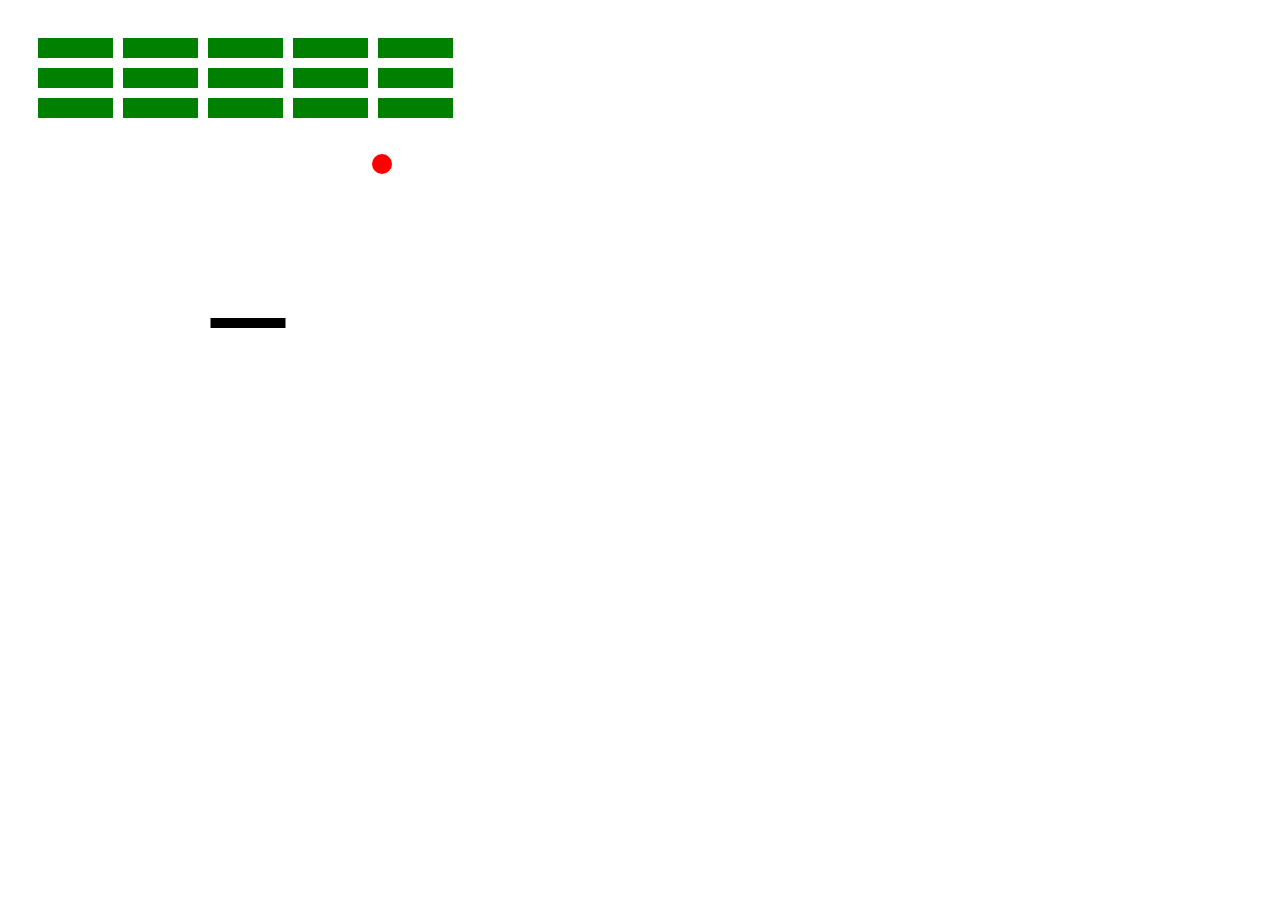
<file: Breakout Game Javascript/index.html>
<!DOCTYPE html>
<html lang="en">

<head>
   <meta charset="UTF-8">
   <meta name="viewport" content="width=device-width, initial-scale=1.0">
   <title>Document</title>
</head>

<body>

   <canvas id="myCanvas" width="480" height="320"></canvas>

   <script>
      var canvas = document.getElementById("myCanvas");
      var ctx = canvas.getContext("2d");
      var ballRadius = 10;
      var x = canvas.width / 2;
      var y = canvas.height - 30;
      var dx = 2;
      var dy = -2;
      var paddleHeight = 10;
      var paddleWidth = 75;
      var paddleX = (canvas.width - paddleWidth) / 2;
      var rightPressed = false;
      var leftPressed = false;
      var brickRowCount = 3;
      var brickColumnCount = 5;
      var brickWidth = 75;
      var brickHeight = 20;
      var brickPadding = 10;
      var brickOffsetTop = 30;
      var brickOffsetLeft = 30;

      var bricks = [];
      for (var c = 0; c < brickColumnCount; c++) {
         bricks[c] = [];
         for (var r = 0; r < brickRowCount; r++) {
            bricks[c][r] = { x: 0, y: 0, status: 1 };
         }
      }

      document.addEventListener("keydown", keyDownHandler, false);
      document.addEventListener("keyup", keyUpHandler, false);

      function keyDownHandler(e) {
         if (e.key == "Right" || e.key == "ArrowRight") {
            rightPressed = true;
         }
         else if (e.key == "Left" || e.key == "ArrowLeft") {
            leftPressed = true;
         }
      }

      function keyUpHandler(e) {
         if (e.key == "Right" || e.key == "ArrowRight") {
            rightPressed = false;
         }
         else if (e.key == "Left" || e.key == "ArrowLeft") {
            leftPressed = false;
         }
      }
      function collisionDetection() {
         for (var c = 0; c < brickColumnCount; c++) {
            for (var r = 0; r < brickRowCount; r++) {
               var b = bricks[c][r];
               if (b.status == 1) {
                  if (x > b.x && x < b.x + brickWidth && y > b.y && y < b.y + brickHeight) {
                     dy = -dy;
                     b.status = 0;
                  }
               }
            }
         }
      }
      function drawBall() {
         ctx.beginPath();
         ctx.arc(x, y, ballRadius, 0, Math.PI * 2);
         ctx.fillStyle = "red";
         ctx.fill();
         ctx.closePath();
      }
      function drawPaddle() {
         ctx.beginPath();
         ctx.rect(paddleX, canvas.height - paddleHeight, paddleWidth, paddleHeight);
         ctx.fillStyle = "black";
         ctx.fill();
         ctx.closePath();
      }
      function drawBricks() {
         for (var c = 0; c < brickColumnCount; c++) {
            for (var r = 0; r < brickRowCount; r++) {
               if (bricks[c][r].status == 1) {
                  var brickX = (c * (brickWidth + brickPadding)) + brickOffsetLeft;
                  var brickY = (r * (brickHeight + brickPadding)) + brickOffsetTop;
                  bricks[c][r].x = brickX;
                  bricks[c][r].y = brickY;
                  ctx.beginPath();
                  ctx.rect(brickX, brickY, brickWidth, brickHeight);
                  ctx.fillStyle = "green";
                  ctx.fill();
                  ctx.closePath();
               }
            }
         }
      }

      function draw() {
         ctx.clearRect(0, 0, canvas.width, canvas.height);
         drawBricks();
         drawBall();
         drawPaddle();
         collisionDetection();

         if (x + dx > canvas.width - ballRadius || x + dx < ballRadius) {
            dx = -dx;
         }
         if (y + dy < ballRadius) {
            dy = -dy;
         }
         else if (y + dy > canvas.height - ballRadius) {
            if (x > paddleX && x < paddleX + paddleWidth) {
               if (y = y - paddleHeight) {
                  dy = -dy;
               }
            }
            else {
               alert("GAME OVER");
               document.location.reload();
               clearInterval(interval);
            }
         }

         if (rightPressed && paddleX < canvas.width - paddleWidth) {
            paddleX += 7;
         }
         else if (leftPressed && paddleX > 0) {
            paddleX -= 7;
         }

         x += dx;
         y += dy;
      }

      var interval = setInterval(draw, 10);
   </script>
</body>

</html>
</file>
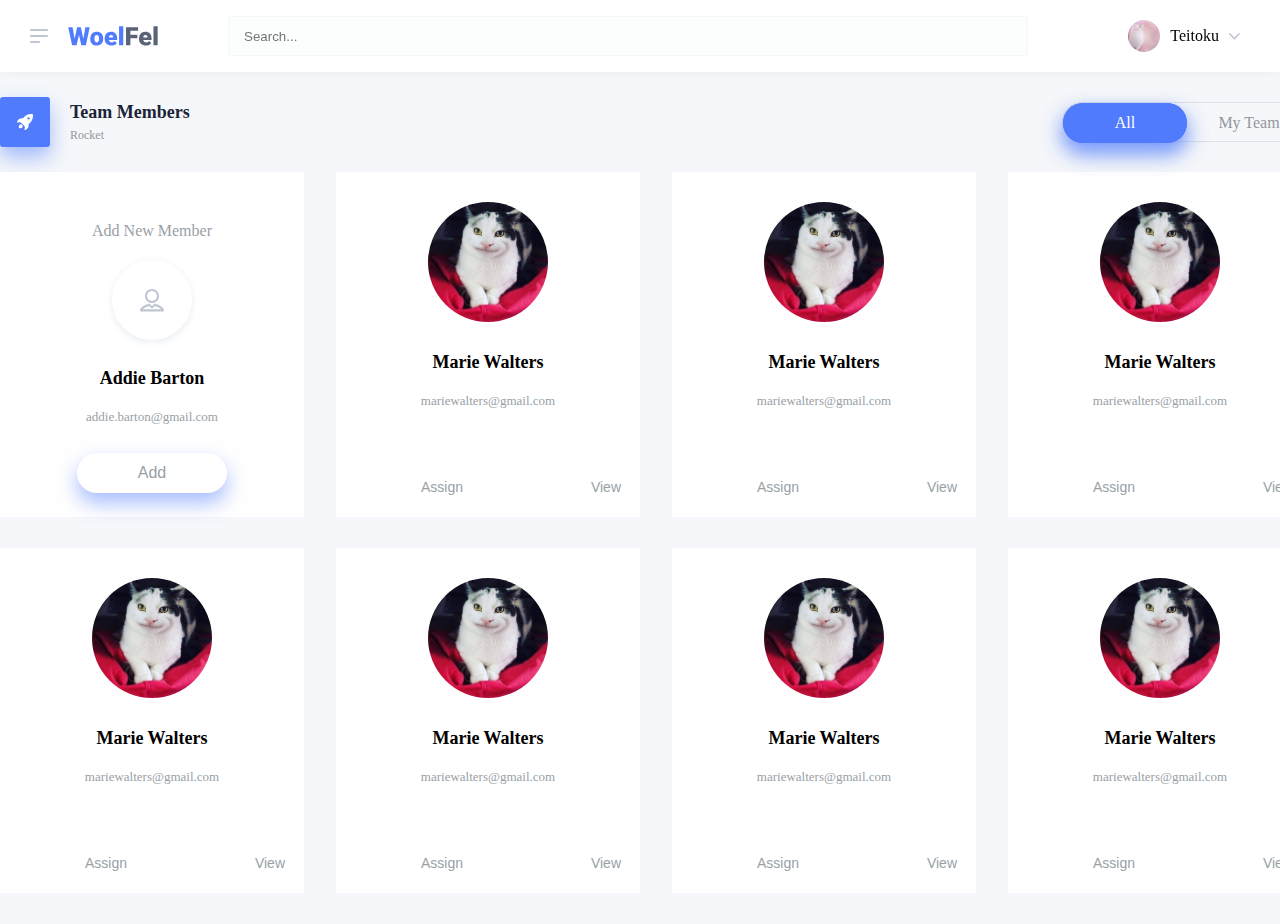
<file: bt_vn/index.html>
<!DOCTYPE html>
<html lang="en">

<head>
    <meta charset="UTF-8">
    <meta name="viewport" content="width=device-width, initial-scale=1.0">
    <title>WoelFel</title>
    <link rel="stylesheet" href="./index.css">
    <link rel="icon" type="image/png" href="./img/icon-w.png">
</head>

<body>
    <div class="nav-bar">
        <div class="left">
            <div class="icon-side">
                <svg width="18" height="14" viewBox="0 0 18 14" fill="none" xmlns="http://www.w3.org/2000/svg"
                    id="icon-combined">
                    <path fill-rule="evenodd" clip-rule="evenodd"
                        d="M0 1C0 0.447715 0.447715 0 1 0H17C17.5523 0 18 0.447715 18 1C18 1.55228 17.5523 2 17 2H1C0.447716 2 0 1.55228 0 1ZM0 7C0 6.44772 0.447715 6 1 6H17C17.5523 6 18 6.44772 18 7C18 7.55228 17.5523 8 17 8H1C0.447716 8 0 7.55228 0 7ZM1 12C0.447715 12 0 12.4477 0 13C0 13.5523 0.447715 14 1 14H9C9.55229 14 10 13.5523 10 13C10 12.4477 9.55228 12 9 12H1Z"
                        fill="#BFC5D1" />
                </svg>
                <svg width="72" height="23" viewBox="0 0 71 16" fill="none" xmlns="http://www.w3.org/2000/svg"
                    id="icon-woelfel">
                    <path
                        d="M12.0898 9.69727L13.7207 0.78125H17.1191L14.1016 15H10.5469L8.64258 6.89453L6.77734 15H3.23242L0.205078 0.78125H3.61328L5.24414 9.69727L7.19727 0.78125H10.1074L12.0898 9.69727ZM17.5781 9.61914C17.5781 8.56445 17.7832 7.62695 18.1934 6.80664C18.6035 5.97982 19.1927 5.34505 19.9609 4.90234C20.7292 4.45964 21.6309 4.23828 22.666 4.23828C24.248 4.23828 25.4948 4.72982 26.4062 5.71289C27.3177 6.68945 27.7734 8.02083 27.7734 9.70703V9.82422C27.7734 11.4714 27.3145 12.7799 26.3965 13.75C25.485 14.7135 24.248 15.1953 22.6855 15.1953C21.1816 15.1953 19.974 14.7461 19.0625 13.8477C18.151 12.9427 17.6595 11.7188 17.5879 10.1758L17.5781 9.61914ZM20.8691 9.82422C20.8691 10.8008 21.0221 11.5169 21.3281 11.9727C21.6341 12.4284 22.0866 12.6562 22.6855 12.6562C23.8574 12.6562 24.4564 11.7546 24.4824 9.95117V9.61914C24.4824 7.72461 23.877 6.77734 22.666 6.77734C21.5658 6.77734 20.9701 7.5944 20.8789 9.22852L20.8691 9.82422ZM34.3359 15.1953C32.7148 15.1953 31.403 14.7135 30.4004 13.75C29.3978 12.7799 28.8965 11.5202 28.8965 9.9707V9.69727C28.8965 8.61654 29.0951 7.66276 29.4922 6.83594C29.8958 6.00911 30.4818 5.37109 31.25 4.92188C32.0182 4.46615 32.9297 4.23828 33.9844 4.23828C35.4688 4.23828 36.6406 4.70052 37.5 5.625C38.3594 6.54297 38.7891 7.82552 38.7891 9.47266V10.752H32.2461C32.3633 11.3444 32.6204 11.8099 33.0176 12.1484C33.4147 12.487 33.929 12.6562 34.5605 12.6562C35.6022 12.6562 36.416 12.2917 37.002 11.5625L38.5059 13.3398C38.0957 13.9062 37.513 14.3587 36.7578 14.6973C36.0091 15.0293 35.2018 15.1953 34.3359 15.1953ZM33.9648 6.77734C33.0013 6.77734 32.4284 7.41536 32.2461 8.69141H35.5664V8.4375C35.5794 7.91016 35.446 7.50326 35.166 7.2168C34.8861 6.92383 34.4857 6.77734 33.9648 6.77734ZM43.5938 15H40.293V0H43.5938V15Z"
                        fill="#507BFC" />
                    <path
                        d="M54.7363 9.33594H49.209V15H45.7812V0.78125H55.293V3.42773H49.209V6.69922H54.7363V9.33594ZM61.4648 15.1953C59.8438 15.1953 58.5319 14.7135 57.5293 13.75C56.5267 12.7799 56.0254 11.5202 56.0254 9.9707V9.69727C56.0254 8.61654 56.224 7.66276 56.6211 6.83594C57.0247 6.00911 57.6107 5.37109 58.3789 4.92188C59.1471 4.46615 60.0586 4.23828 61.1133 4.23828C62.5977 4.23828 63.7695 4.70052 64.6289 5.625C65.4883 6.54297 65.918 7.82552 65.918 9.47266V10.752H59.375C59.4922 11.3444 59.7493 11.8099 60.1465 12.1484C60.5436 12.487 61.0579 12.6562 61.6895 12.6562C62.7311 12.6562 63.5449 12.2917 64.1309 11.5625L65.6348 13.3398C65.2246 13.9062 64.6419 14.3587 63.8867 14.6973C63.138 15.0293 62.3307 15.1953 61.4648 15.1953ZM61.0938 6.77734C60.1302 6.77734 59.5573 7.41536 59.375 8.69141H62.6953V8.4375C62.7083 7.91016 62.5749 7.50326 62.2949 7.2168C62.015 6.92383 61.6146 6.77734 61.0938 6.77734ZM70.7227 15H67.4219V0H70.7227V15Z"
                        fill="#5B6378" />
                </svg>
            </div>
            <div class="search-bar">
                <form action>
                    <input type="text" placeholder="Search...">
                </form>
            </div>
        </div>
        <div class="right">
            <div class="user-avatar">
                <img src="./img/1.jpg" alt="avatar-user">
            </div>
            <span class="user-name">Teitoku</span>
            <svg width="11" height="7" viewBox="0 0 11 7" fill="none" xmlns="http://www.w3.org/2000/svg">
                <path fill-rule="evenodd" clip-rule="evenodd"
                    d="M5.44115 6.3792C5.23701 6.3792 5.04169 6.29608 4.90022 6.14879L0.209605 1.27074C-0.0778356 0.97204 -0.0684544 0.496787 0.230432 0.209533C0.52913 -0.0777201 1.0042 -0.0685265 1.29145 0.23036L5.44115 4.54592L9.59084 0.23036C9.87791 -0.0683389 10.353 -0.0777201 10.6519 0.209533C10.9507 0.496787 10.9601 0.97204 10.6727 1.27074L5.98207 6.14879C5.8406 6.29608 5.64528 6.3792 5.44115 6.3792Z"
                    fill="#BFC5D1" />
            </svg>

        </div>
    </div>

    <div class="main-content">

        <div class="title-main-content">
            <div class="left">
                <div class="icon-team">
                    <svg width="16" height="16" viewBox="0 0 16 16" fill="none" xmlns="http://www.w3.org/2000/svg">
                        <path fill-rule="evenodd" clip-rule="evenodd"
                            d="M2.58715 10.8493C1.78767 11.6479 1.75637 13.2476 1.75811 13.558C1.76037 13.9389 2.06854 14.2608 2.44958 14.2608H2.47219C2.83028 14.2608 4.36731 14.2022 5.14905 13.4217C5.64244 12.9286 5.74609 12.4257 5.74609 12.0952C5.74609 11.6321 5.54731 11.1758 5.18609 10.8149C4.30575 9.9356 3.22175 10.2152 2.58715 10.8493ZM12.3803 3.62606C12.5908 3.83649 12.7108 4.12866 12.7108 4.42605C12.7108 4.72344 12.5908 5.01388 12.3803 5.22431C12.1699 5.43475 11.8777 5.55648 11.5803 5.55648C11.2829 5.55648 10.9925 5.43475 10.7821 5.22431C10.5716 5.01388 10.4499 4.72344 10.4499 4.42605C10.4499 4.12866 10.5716 3.83649 10.7821 3.62606C10.9908 3.41562 11.2829 3.29562 11.5803 3.29562C11.8777 3.29562 12.1699 3.41562 12.3803 3.62606ZM15.9561 0.67094C15.9274 0.33129 15.6567 0.0624213 15.3167 0.0361605C10.9247 -0.305577 7.76121 1.81998 5.80679 4.50466C4.72662 4.15075 3.56697 4.27701 2.50941 4.87283C1.49081 5.44657 0.623157 6.41335 0.0664637 7.59508C-0.0611879 7.86569 -0.00136212 8.1876 0.214985 8.39438C0.431158 8.60117 0.755504 8.64656 1.02002 8.50691C2.13376 7.9196 3.38784 8.03021 4.14088 8.78221L7.2073 11.8453C7.21287 11.8512 7.21669 11.858 7.22243 11.8639C7.97478 12.6154 8.08556 13.8674 7.49791 14.9792C7.35826 15.2437 7.40313 15.5681 7.60974 15.7844C7.74417 15.9253 7.92712 15.9999 8.11321 15.9999C8.21321 15.9999 8.31425 15.9784 8.40904 15.9338C9.59181 15.3777 10.5596 14.5109 11.1341 13.4933C11.7341 12.4304 11.8589 11.2641 11.4967 10.1791C12.2854 9.61299 12.9915 8.9749 13.5845 8.28273C15.4054 6.15753 16.2033 3.59667 15.9561 0.67094Z"
                            fill="white" />
                    </svg>
                </div>
                <div class="name-team">
                    <h1>Team Members</h1>
                    <p>Rocket</p>
                </div>
            </div>
            <div class="right">
                <div class="btn-title">
                    <input id="toggle-on" type="radio" class="toggle toggle-left" name="toggle" checked>
                    <label for="toggle-on" class="btn-toggle">All</label>
                    <input id="toggle-off" type="radio" class="toggle toggle-right" name="toggle">
                    <label for="toggle-off" class="btn-toggle">My Team</label>
                </div>
            </div>
        </div>

        <div class="outer-card">
            <div class="card-add-member">
                <div class="card-content">
                    <div class="card-texttop">
                        <p>Add New Member</p>
                    </div>
                    <div class="card-avatar">
                        <svg width="92" height="92" viewBox="0 0 92 92" fill="none" xmlns="http://www.w3.org/2000/svg">
                            <g filter="url(#filter0_d)">
                                <rect x="6" y="4" width="80" height="80" rx="40" fill="white" />
                            </g>
                            <mask id="mask0" mask-type="alpha" maskUnits="userSpaceOnUse" x="6" y="4" width="80"
                                height="80">
                                <rect x="6" y="4" width="80" height="80" rx="40" fill="white" />
                            </mask>
                            <g mask="url(#mask0)">
                                <path fill-rule="evenodd" clip-rule="evenodd"
                                    d="M36.6348 53.3478C37.7855 52.1301 40.5379 50.7738 42.838 49.9722L45.3241 52.0865C45.7138 52.4181 46.2864 52.4181 46.6762 52.0865L49.1623 49.9722C51.4623 50.7738 54.2148 52.1301 55.3655 53.3478H36.6348ZM49.252 47.802C48.9087 47.6919 48.5333 47.7676 48.2589 48.001L46 49.9218L43.7414 48.001C43.467 47.7676 43.0916 47.6919 42.7483 47.802C41.2874 48.2679 34 50.7759 34 54.3913C34 54.9676 34.4672 55.4348 35.0435 55.4348H56.9565C57.5328 55.4348 58 54.9676 58 54.3913C58 50.7759 50.7126 48.2679 49.252 47.802ZM46 35.087C48.7224 35.087 50.9372 37.3156 50.9372 40.0552C50.9372 42.7954 48.7224 45.0245 46 45.0245C43.2778 45.0245 41.063 42.7954 41.063 40.0552C41.063 37.3156 43.2778 35.087 46 35.087ZM46 47.1115C49.8731 47.1115 53.0242 43.9461 53.0242 40.0552C53.0242 36.1649 49.8731 33 46 33C42.1271 33 38.9761 36.1649 38.9761 40.0552C38.9761 43.9461 42.1271 47.1115 46 47.1115Z"
                                    fill="#BFC5D1" />
                            </g>
                            <defs>
                                <filter id="filter0_d" x="0" y="0" width="92" height="92" filterUnits="userSpaceOnUse"
                                    color-interpolation-filters="sRGB">
                                    <feFlood flood-opacity="0" result="BackgroundImageFix" />
                                    <feColorMatrix in="SourceAlpha" type="matrix"
                                        values="0 0 0 0 0 0 0 0 0 0 0 0 0 0 0 0 0 0 127 0" />
                                    <feOffset dy="2" />
                                    <feGaussianBlur stdDeviation="3" />
                                    <feColorMatrix type="matrix"
                                        values="0 0 0 0 0.185478 0 0 0 0 0.324045 0 0 0 0 0.591624 0 0 0 0.1 0" />
                                    <feBlend mode="normal" in2="BackgroundImageFix" result="effect1_dropShadow" />
                                    <feBlend mode="normal" in="SourceGraphic" in2="effect1_dropShadow" result="shape" />
                                </filter>
                            </defs>
                        </svg>

                    </div>
                    <div class="card-info">
                        <p class="info-name">Addie Barton</p>
                        <p class="info-email">addie.barton@gmail.com</p>
                    </div>
                </div>
                <div class="card-btn-add">
                    <button class="btn btn-Add">Add</button>
                </div>
            </div>
            <div class="card">
                <div class="card-content">
                    <div class="card-thumbnail">
                        <img src="./img/2.jpg" alt="avatar">
                    </div>
                    <div class="card-info">
                        <p class="info-name">Marie Walters</p>
                        <p class="info-email">mariewalters@gmail.com</p>
                    </div>
                </div>
                <div class="card-btn">
                    <button class="btn btn-assign">
                        <svg viewBox="0 0 23 24" fill="none" xmlns="http://www.w3.org/2000/svg">
                            <path fill-rule="evenodd" clip-rule="evenodd"
                                d="M6.3927 15.2967H15.7609C16.3435 15.2967 16.8158 14.8244 16.8158 14.2418C16.8158 13.6592 16.3435 13.1868 15.7609 13.1868H6.3927C5.81011 13.1868 5.33776 13.6592 5.33776 14.2418C5.33776 14.8244 5.81011 15.2967 6.3927 15.2967ZM10.2074 3.95604H11.9462C12.5288 3.95604 13.0011 3.48369 13.0011 2.9011C13.0011 2.31851 12.5288 1.84615 11.9462 1.84615H10.2074C9.62479 1.84615 9.15244 2.31851 9.15244 2.9011C9.15244 3.48369 9.62479 3.95604 10.2074 3.95604ZM21.0989 1.84615H18.897C18.3144 1.84615 17.842 2.31851 17.842 2.9011C17.842 3.48369 18.3144 3.95604 18.897 3.95604H20.044V21.8901H2.10989V3.95604H3.25662C3.83921 3.95604 4.31156 3.48369 4.31156 2.9011C4.31156 2.31851 3.83921 1.84615 3.25662 1.84615H1.05495C0.472352 1.84615 0 2.41398 0 2.99657V22.9451C0 23.5276 0.472352 24 1.05495 24H21.0989C21.6815 24 22.1538 23.5276 22.1538 22.9451V2.99657C22.1538 2.41398 21.6815 1.84615 21.0989 1.84615ZM6.3927 10.5495H15.7609C16.3435 10.5495 16.8158 10.0771 16.8158 9.49451C16.8158 8.91191 16.3435 8.43956 15.7609 8.43956H6.3927C5.81011 8.43956 5.33776 8.91191 5.33776 9.49451C5.33776 10.0771 5.81011 10.5495 6.3927 10.5495ZM15.2967 6.01055C16.0249 6.01055 16.6154 5.42004 16.6154 4.69187V1.31868C16.6154 0.590506 16.0249 0 15.2967 0C14.5685 0 13.978 0.590506 13.978 1.31868V4.69187C13.978 5.42004 14.5685 6.01055 15.2967 6.01055ZM5.53846 4.69187V1.31868C5.53846 0.590506 6.12897 0 6.85714 0C7.58532 0 8.17582 0.590506 8.17582 1.31868V4.69187C8.17582 5.42004 7.58532 6.01055 6.85714 6.01055C6.12897 6.01055 5.53846 5.42004 5.53846 4.69187Z" />
                        </svg>
                        <span>Assign</span>
                    </button>
                    <button class="btn btn-view">
                        <svg viewBox="0 0 24 15" fill="none" xmlns="http://www.w3.org/2000/svg">
                            <path fill-rule="evenodd" clip-rule="evenodd"
                                d="M13.5496 5.49127C13.7452 5.68432 13.8548 5.95301 13.8548 6.22953C13.8548 6.50344 13.7452 6.77214 13.5496 6.96779C13.3565 7.16083 13.0878 7.273 12.8139 7.273C12.5374 7.273 12.2687 7.16083 12.0757 6.96779C11.88 6.77214 11.7704 6.50344 11.7704 6.22953C11.7704 5.95301 11.88 5.68432 12.0757 5.49127C12.2687 5.29562 12.5374 5.18606 12.8139 5.18606C13.0878 5.18606 13.3565 5.29562 13.5496 5.49127ZM13.6521 9.25612C13.0659 9.69882 12.3428 9.88586 11.617 9.7836C10.889 9.68056 10.2446 9.29865 9.80219 8.70804C8.88863 7.48744 9.13332 5.74823 10.3477 4.8305C10.9344 4.3878 11.658 4.20024 12.384 4.30328C13.1118 4.40658 13.7562 4.78823 14.1978 5.37832C15.1114 6.59944 14.8667 8.33891 13.6521 9.25612ZM12.6036 2.75372C11.4613 2.59173 10.3257 2.88598 9.4041 3.58146C9.4041 3.58146 9.4041 3.58172 9.40384 3.58172C7.5042 5.01754 7.12072 7.73761 8.54924 9.64612C9.24288 10.5725 10.2545 11.1717 11.3979 11.3334C11.6022 11.3621 11.8064 11.3765 12.0091 11.3765C12.9389 11.3765 13.8396 11.0759 14.5954 10.5049C16.4955 9.07012 16.8795 6.34979 15.4508 4.4405C14.7576 3.51468 13.7465 2.91546 12.6036 2.75372ZM12 11.9999C6.96185 11.9999 3.5317 8.46308 2.35701 7.04135C3.52622 5.61884 6.93942 2.08695 12 2.08695C17.0371 2.08695 20.4665 5.62197 21.6414 7.04344C20.4652 8.46622 17.0358 11.9999 12 11.9999ZM23.8233 6.46249C23.6465 6.19849 19.406 0 12 0C4.59395 0 0.353542 6.19849 0.176673 6.46249C-0.058891 6.81388 -0.058891 7.273 0.176673 7.62439C0.353542 7.88839 4.59395 14.0869 12 14.0869C19.406 14.0869 23.6465 7.88839 23.8233 7.62439C24.0589 7.273 24.0589 6.81388 23.8233 6.46249Z" />
                        </svg>
                        <span>View</span>
                    </button>
                </div>
            </div>
            <div class="card">
                <div class="card-content">
                    <div class="card-thumbnail">
                        <img src="./img/2.jpg" alt="avatar">
                    </div>
                    <div class="card-info">
                        <p class="info-name">Marie Walters</p>
                        <p class="info-email">mariewalters@gmail.com</p>
                    </div>
                </div>
                <div class="card-btn">
                    <button class="btn btn-assign">
                        <svg viewBox="0 0 23 24" fill="none" xmlns="http://www.w3.org/2000/svg">
                            <path fill-rule="evenodd" clip-rule="evenodd"
                                d="M6.3927 15.2967H15.7609C16.3435 15.2967 16.8158 14.8244 16.8158 14.2418C16.8158 13.6592 16.3435 13.1868 15.7609 13.1868H6.3927C5.81011 13.1868 5.33776 13.6592 5.33776 14.2418C5.33776 14.8244 5.81011 15.2967 6.3927 15.2967ZM10.2074 3.95604H11.9462C12.5288 3.95604 13.0011 3.48369 13.0011 2.9011C13.0011 2.31851 12.5288 1.84615 11.9462 1.84615H10.2074C9.62479 1.84615 9.15244 2.31851 9.15244 2.9011C9.15244 3.48369 9.62479 3.95604 10.2074 3.95604ZM21.0989 1.84615H18.897C18.3144 1.84615 17.842 2.31851 17.842 2.9011C17.842 3.48369 18.3144 3.95604 18.897 3.95604H20.044V21.8901H2.10989V3.95604H3.25662C3.83921 3.95604 4.31156 3.48369 4.31156 2.9011C4.31156 2.31851 3.83921 1.84615 3.25662 1.84615H1.05495C0.472352 1.84615 0 2.41398 0 2.99657V22.9451C0 23.5276 0.472352 24 1.05495 24H21.0989C21.6815 24 22.1538 23.5276 22.1538 22.9451V2.99657C22.1538 2.41398 21.6815 1.84615 21.0989 1.84615ZM6.3927 10.5495H15.7609C16.3435 10.5495 16.8158 10.0771 16.8158 9.49451C16.8158 8.91191 16.3435 8.43956 15.7609 8.43956H6.3927C5.81011 8.43956 5.33776 8.91191 5.33776 9.49451C5.33776 10.0771 5.81011 10.5495 6.3927 10.5495ZM15.2967 6.01055C16.0249 6.01055 16.6154 5.42004 16.6154 4.69187V1.31868C16.6154 0.590506 16.0249 0 15.2967 0C14.5685 0 13.978 0.590506 13.978 1.31868V4.69187C13.978 5.42004 14.5685 6.01055 15.2967 6.01055ZM5.53846 4.69187V1.31868C5.53846 0.590506 6.12897 0 6.85714 0C7.58532 0 8.17582 0.590506 8.17582 1.31868V4.69187C8.17582 5.42004 7.58532 6.01055 6.85714 6.01055C6.12897 6.01055 5.53846 5.42004 5.53846 4.69187Z" />
                        </svg>
                        <span>Assign</span>
                    </button>
                    <button class="btn btn-view">
                        <svg viewBox="0 0 24 15" fill="none" xmlns="http://www.w3.org/2000/svg">
                            <path fill-rule="evenodd" clip-rule="evenodd"
                                d="M13.5496 5.49127C13.7452 5.68432 13.8548 5.95301 13.8548 6.22953C13.8548 6.50344 13.7452 6.77214 13.5496 6.96779C13.3565 7.16083 13.0878 7.273 12.8139 7.273C12.5374 7.273 12.2687 7.16083 12.0757 6.96779C11.88 6.77214 11.7704 6.50344 11.7704 6.22953C11.7704 5.95301 11.88 5.68432 12.0757 5.49127C12.2687 5.29562 12.5374 5.18606 12.8139 5.18606C13.0878 5.18606 13.3565 5.29562 13.5496 5.49127ZM13.6521 9.25612C13.0659 9.69882 12.3428 9.88586 11.617 9.7836C10.889 9.68056 10.2446 9.29865 9.80219 8.70804C8.88863 7.48744 9.13332 5.74823 10.3477 4.8305C10.9344 4.3878 11.658 4.20024 12.384 4.30328C13.1118 4.40658 13.7562 4.78823 14.1978 5.37832C15.1114 6.59944 14.8667 8.33891 13.6521 9.25612ZM12.6036 2.75372C11.4613 2.59173 10.3257 2.88598 9.4041 3.58146C9.4041 3.58146 9.4041 3.58172 9.40384 3.58172C7.5042 5.01754 7.12072 7.73761 8.54924 9.64612C9.24288 10.5725 10.2545 11.1717 11.3979 11.3334C11.6022 11.3621 11.8064 11.3765 12.0091 11.3765C12.9389 11.3765 13.8396 11.0759 14.5954 10.5049C16.4955 9.07012 16.8795 6.34979 15.4508 4.4405C14.7576 3.51468 13.7465 2.91546 12.6036 2.75372ZM12 11.9999C6.96185 11.9999 3.5317 8.46308 2.35701 7.04135C3.52622 5.61884 6.93942 2.08695 12 2.08695C17.0371 2.08695 20.4665 5.62197 21.6414 7.04344C20.4652 8.46622 17.0358 11.9999 12 11.9999ZM23.8233 6.46249C23.6465 6.19849 19.406 0 12 0C4.59395 0 0.353542 6.19849 0.176673 6.46249C-0.058891 6.81388 -0.058891 7.273 0.176673 7.62439C0.353542 7.88839 4.59395 14.0869 12 14.0869C19.406 14.0869 23.6465 7.88839 23.8233 7.62439C24.0589 7.273 24.0589 6.81388 23.8233 6.46249Z" />
                        </svg>
                        <span>View</span>
                    </button>
                </div>
            </div>
            <div class="card">
                <div class="card-content">
                    <div class="card-thumbnail">
                        <img src="./img/2.jpg" alt="avatar">
                    </div>
                    <div class="card-info">
                        <p class="info-name">Marie Walters</p>
                        <p class="info-email">mariewalters@gmail.com</p>
                    </div>
                </div>
                <div class="card-btn">
                    <button class="btn btn-assign">
                        <svg viewBox="0 0 23 24" fill="none" xmlns="http://www.w3.org/2000/svg">
                            <path fill-rule="evenodd" clip-rule="evenodd"
                                d="M6.3927 15.2967H15.7609C16.3435 15.2967 16.8158 14.8244 16.8158 14.2418C16.8158 13.6592 16.3435 13.1868 15.7609 13.1868H6.3927C5.81011 13.1868 5.33776 13.6592 5.33776 14.2418C5.33776 14.8244 5.81011 15.2967 6.3927 15.2967ZM10.2074 3.95604H11.9462C12.5288 3.95604 13.0011 3.48369 13.0011 2.9011C13.0011 2.31851 12.5288 1.84615 11.9462 1.84615H10.2074C9.62479 1.84615 9.15244 2.31851 9.15244 2.9011C9.15244 3.48369 9.62479 3.95604 10.2074 3.95604ZM21.0989 1.84615H18.897C18.3144 1.84615 17.842 2.31851 17.842 2.9011C17.842 3.48369 18.3144 3.95604 18.897 3.95604H20.044V21.8901H2.10989V3.95604H3.25662C3.83921 3.95604 4.31156 3.48369 4.31156 2.9011C4.31156 2.31851 3.83921 1.84615 3.25662 1.84615H1.05495C0.472352 1.84615 0 2.41398 0 2.99657V22.9451C0 23.5276 0.472352 24 1.05495 24H21.0989C21.6815 24 22.1538 23.5276 22.1538 22.9451V2.99657C22.1538 2.41398 21.6815 1.84615 21.0989 1.84615ZM6.3927 10.5495H15.7609C16.3435 10.5495 16.8158 10.0771 16.8158 9.49451C16.8158 8.91191 16.3435 8.43956 15.7609 8.43956H6.3927C5.81011 8.43956 5.33776 8.91191 5.33776 9.49451C5.33776 10.0771 5.81011 10.5495 6.3927 10.5495ZM15.2967 6.01055C16.0249 6.01055 16.6154 5.42004 16.6154 4.69187V1.31868C16.6154 0.590506 16.0249 0 15.2967 0C14.5685 0 13.978 0.590506 13.978 1.31868V4.69187C13.978 5.42004 14.5685 6.01055 15.2967 6.01055ZM5.53846 4.69187V1.31868C5.53846 0.590506 6.12897 0 6.85714 0C7.58532 0 8.17582 0.590506 8.17582 1.31868V4.69187C8.17582 5.42004 7.58532 6.01055 6.85714 6.01055C6.12897 6.01055 5.53846 5.42004 5.53846 4.69187Z" />
                        </svg>
                        <span>Assign</span>
                    </button>
                    <button class="btn btn-view">
                        <svg viewBox="0 0 24 15" fill="none" xmlns="http://www.w3.org/2000/svg">
                            <path fill-rule="evenodd" clip-rule="evenodd"
                                d="M13.5496 5.49127C13.7452 5.68432 13.8548 5.95301 13.8548 6.22953C13.8548 6.50344 13.7452 6.77214 13.5496 6.96779C13.3565 7.16083 13.0878 7.273 12.8139 7.273C12.5374 7.273 12.2687 7.16083 12.0757 6.96779C11.88 6.77214 11.7704 6.50344 11.7704 6.22953C11.7704 5.95301 11.88 5.68432 12.0757 5.49127C12.2687 5.29562 12.5374 5.18606 12.8139 5.18606C13.0878 5.18606 13.3565 5.29562 13.5496 5.49127ZM13.6521 9.25612C13.0659 9.69882 12.3428 9.88586 11.617 9.7836C10.889 9.68056 10.2446 9.29865 9.80219 8.70804C8.88863 7.48744 9.13332 5.74823 10.3477 4.8305C10.9344 4.3878 11.658 4.20024 12.384 4.30328C13.1118 4.40658 13.7562 4.78823 14.1978 5.37832C15.1114 6.59944 14.8667 8.33891 13.6521 9.25612ZM12.6036 2.75372C11.4613 2.59173 10.3257 2.88598 9.4041 3.58146C9.4041 3.58146 9.4041 3.58172 9.40384 3.58172C7.5042 5.01754 7.12072 7.73761 8.54924 9.64612C9.24288 10.5725 10.2545 11.1717 11.3979 11.3334C11.6022 11.3621 11.8064 11.3765 12.0091 11.3765C12.9389 11.3765 13.8396 11.0759 14.5954 10.5049C16.4955 9.07012 16.8795 6.34979 15.4508 4.4405C14.7576 3.51468 13.7465 2.91546 12.6036 2.75372ZM12 11.9999C6.96185 11.9999 3.5317 8.46308 2.35701 7.04135C3.52622 5.61884 6.93942 2.08695 12 2.08695C17.0371 2.08695 20.4665 5.62197 21.6414 7.04344C20.4652 8.46622 17.0358 11.9999 12 11.9999ZM23.8233 6.46249C23.6465 6.19849 19.406 0 12 0C4.59395 0 0.353542 6.19849 0.176673 6.46249C-0.058891 6.81388 -0.058891 7.273 0.176673 7.62439C0.353542 7.88839 4.59395 14.0869 12 14.0869C19.406 14.0869 23.6465 7.88839 23.8233 7.62439C24.0589 7.273 24.0589 6.81388 23.8233 6.46249Z" />
                        </svg>
                        <span>View</span>
                    </button>
                </div>
            </div>
            <div class="card">
                <div class="card-content">
                    <div class="card-thumbnail">
                        <img src="./img/2.jpg" alt="avatar">
                    </div>
                    <div class="card-info">
                        <p class="info-name">Marie Walters</p>
                        <p class="info-email">mariewalters@gmail.com</p>
                    </div>
                </div>
                <div class="card-btn">
                    <button class="btn btn-assign">
                        <svg viewBox="0 0 23 24" fill="none" xmlns="http://www.w3.org/2000/svg">
                            <path fill-rule="evenodd" clip-rule="evenodd"
                                d="M6.3927 15.2967H15.7609C16.3435 15.2967 16.8158 14.8244 16.8158 14.2418C16.8158 13.6592 16.3435 13.1868 15.7609 13.1868H6.3927C5.81011 13.1868 5.33776 13.6592 5.33776 14.2418C5.33776 14.8244 5.81011 15.2967 6.3927 15.2967ZM10.2074 3.95604H11.9462C12.5288 3.95604 13.0011 3.48369 13.0011 2.9011C13.0011 2.31851 12.5288 1.84615 11.9462 1.84615H10.2074C9.62479 1.84615 9.15244 2.31851 9.15244 2.9011C9.15244 3.48369 9.62479 3.95604 10.2074 3.95604ZM21.0989 1.84615H18.897C18.3144 1.84615 17.842 2.31851 17.842 2.9011C17.842 3.48369 18.3144 3.95604 18.897 3.95604H20.044V21.8901H2.10989V3.95604H3.25662C3.83921 3.95604 4.31156 3.48369 4.31156 2.9011C4.31156 2.31851 3.83921 1.84615 3.25662 1.84615H1.05495C0.472352 1.84615 0 2.41398 0 2.99657V22.9451C0 23.5276 0.472352 24 1.05495 24H21.0989C21.6815 24 22.1538 23.5276 22.1538 22.9451V2.99657C22.1538 2.41398 21.6815 1.84615 21.0989 1.84615ZM6.3927 10.5495H15.7609C16.3435 10.5495 16.8158 10.0771 16.8158 9.49451C16.8158 8.91191 16.3435 8.43956 15.7609 8.43956H6.3927C5.81011 8.43956 5.33776 8.91191 5.33776 9.49451C5.33776 10.0771 5.81011 10.5495 6.3927 10.5495ZM15.2967 6.01055C16.0249 6.01055 16.6154 5.42004 16.6154 4.69187V1.31868C16.6154 0.590506 16.0249 0 15.2967 0C14.5685 0 13.978 0.590506 13.978 1.31868V4.69187C13.978 5.42004 14.5685 6.01055 15.2967 6.01055ZM5.53846 4.69187V1.31868C5.53846 0.590506 6.12897 0 6.85714 0C7.58532 0 8.17582 0.590506 8.17582 1.31868V4.69187C8.17582 5.42004 7.58532 6.01055 6.85714 6.01055C6.12897 6.01055 5.53846 5.42004 5.53846 4.69187Z" />
                        </svg>
                        <span>Assign</span>
                    </button>
                    <button class="btn btn-view">
                        <svg viewBox="0 0 24 15" fill="none" xmlns="http://www.w3.org/2000/svg">
                            <path fill-rule="evenodd" clip-rule="evenodd"
                                d="M13.5496 5.49127C13.7452 5.68432 13.8548 5.95301 13.8548 6.22953C13.8548 6.50344 13.7452 6.77214 13.5496 6.96779C13.3565 7.16083 13.0878 7.273 12.8139 7.273C12.5374 7.273 12.2687 7.16083 12.0757 6.96779C11.88 6.77214 11.7704 6.50344 11.7704 6.22953C11.7704 5.95301 11.88 5.68432 12.0757 5.49127C12.2687 5.29562 12.5374 5.18606 12.8139 5.18606C13.0878 5.18606 13.3565 5.29562 13.5496 5.49127ZM13.6521 9.25612C13.0659 9.69882 12.3428 9.88586 11.617 9.7836C10.889 9.68056 10.2446 9.29865 9.80219 8.70804C8.88863 7.48744 9.13332 5.74823 10.3477 4.8305C10.9344 4.3878 11.658 4.20024 12.384 4.30328C13.1118 4.40658 13.7562 4.78823 14.1978 5.37832C15.1114 6.59944 14.8667 8.33891 13.6521 9.25612ZM12.6036 2.75372C11.4613 2.59173 10.3257 2.88598 9.4041 3.58146C9.4041 3.58146 9.4041 3.58172 9.40384 3.58172C7.5042 5.01754 7.12072 7.73761 8.54924 9.64612C9.24288 10.5725 10.2545 11.1717 11.3979 11.3334C11.6022 11.3621 11.8064 11.3765 12.0091 11.3765C12.9389 11.3765 13.8396 11.0759 14.5954 10.5049C16.4955 9.07012 16.8795 6.34979 15.4508 4.4405C14.7576 3.51468 13.7465 2.91546 12.6036 2.75372ZM12 11.9999C6.96185 11.9999 3.5317 8.46308 2.35701 7.04135C3.52622 5.61884 6.93942 2.08695 12 2.08695C17.0371 2.08695 20.4665 5.62197 21.6414 7.04344C20.4652 8.46622 17.0358 11.9999 12 11.9999ZM23.8233 6.46249C23.6465 6.19849 19.406 0 12 0C4.59395 0 0.353542 6.19849 0.176673 6.46249C-0.058891 6.81388 -0.058891 7.273 0.176673 7.62439C0.353542 7.88839 4.59395 14.0869 12 14.0869C19.406 14.0869 23.6465 7.88839 23.8233 7.62439C24.0589 7.273 24.0589 6.81388 23.8233 6.46249Z" />
                        </svg>
                        <span>View</span>
                    </button>
                </div>
            </div>
            <div class="card">
                <div class="card-content">
                    <div class="card-thumbnail">
                        <img src="./img/2.jpg" alt="avatar">
                    </div>
                    <div class="card-info">
                        <p class="info-name">Marie Walters</p>
                        <p class="info-email">mariewalters@gmail.com</p>
                    </div>
                </div>
                <div class="card-btn">
                    <button class="btn btn-assign">
                        <svg viewBox="0 0 23 24" fill="none" xmlns="http://www.w3.org/2000/svg">
                            <path fill-rule="evenodd" clip-rule="evenodd"
                                d="M6.3927 15.2967H15.7609C16.3435 15.2967 16.8158 14.8244 16.8158 14.2418C16.8158 13.6592 16.3435 13.1868 15.7609 13.1868H6.3927C5.81011 13.1868 5.33776 13.6592 5.33776 14.2418C5.33776 14.8244 5.81011 15.2967 6.3927 15.2967ZM10.2074 3.95604H11.9462C12.5288 3.95604 13.0011 3.48369 13.0011 2.9011C13.0011 2.31851 12.5288 1.84615 11.9462 1.84615H10.2074C9.62479 1.84615 9.15244 2.31851 9.15244 2.9011C9.15244 3.48369 9.62479 3.95604 10.2074 3.95604ZM21.0989 1.84615H18.897C18.3144 1.84615 17.842 2.31851 17.842 2.9011C17.842 3.48369 18.3144 3.95604 18.897 3.95604H20.044V21.8901H2.10989V3.95604H3.25662C3.83921 3.95604 4.31156 3.48369 4.31156 2.9011C4.31156 2.31851 3.83921 1.84615 3.25662 1.84615H1.05495C0.472352 1.84615 0 2.41398 0 2.99657V22.9451C0 23.5276 0.472352 24 1.05495 24H21.0989C21.6815 24 22.1538 23.5276 22.1538 22.9451V2.99657C22.1538 2.41398 21.6815 1.84615 21.0989 1.84615ZM6.3927 10.5495H15.7609C16.3435 10.5495 16.8158 10.0771 16.8158 9.49451C16.8158 8.91191 16.3435 8.43956 15.7609 8.43956H6.3927C5.81011 8.43956 5.33776 8.91191 5.33776 9.49451C5.33776 10.0771 5.81011 10.5495 6.3927 10.5495ZM15.2967 6.01055C16.0249 6.01055 16.6154 5.42004 16.6154 4.69187V1.31868C16.6154 0.590506 16.0249 0 15.2967 0C14.5685 0 13.978 0.590506 13.978 1.31868V4.69187C13.978 5.42004 14.5685 6.01055 15.2967 6.01055ZM5.53846 4.69187V1.31868C5.53846 0.590506 6.12897 0 6.85714 0C7.58532 0 8.17582 0.590506 8.17582 1.31868V4.69187C8.17582 5.42004 7.58532 6.01055 6.85714 6.01055C6.12897 6.01055 5.53846 5.42004 5.53846 4.69187Z" />
                        </svg>
                        <span>Assign</span>
                    </button>
                    <button class="btn btn-view">
                        <svg viewBox="0 0 24 15" fill="none" xmlns="http://www.w3.org/2000/svg">
                            <path fill-rule="evenodd" clip-rule="evenodd"
                                d="M13.5496 5.49127C13.7452 5.68432 13.8548 5.95301 13.8548 6.22953C13.8548 6.50344 13.7452 6.77214 13.5496 6.96779C13.3565 7.16083 13.0878 7.273 12.8139 7.273C12.5374 7.273 12.2687 7.16083 12.0757 6.96779C11.88 6.77214 11.7704 6.50344 11.7704 6.22953C11.7704 5.95301 11.88 5.68432 12.0757 5.49127C12.2687 5.29562 12.5374 5.18606 12.8139 5.18606C13.0878 5.18606 13.3565 5.29562 13.5496 5.49127ZM13.6521 9.25612C13.0659 9.69882 12.3428 9.88586 11.617 9.7836C10.889 9.68056 10.2446 9.29865 9.80219 8.70804C8.88863 7.48744 9.13332 5.74823 10.3477 4.8305C10.9344 4.3878 11.658 4.20024 12.384 4.30328C13.1118 4.40658 13.7562 4.78823 14.1978 5.37832C15.1114 6.59944 14.8667 8.33891 13.6521 9.25612ZM12.6036 2.75372C11.4613 2.59173 10.3257 2.88598 9.4041 3.58146C9.4041 3.58146 9.4041 3.58172 9.40384 3.58172C7.5042 5.01754 7.12072 7.73761 8.54924 9.64612C9.24288 10.5725 10.2545 11.1717 11.3979 11.3334C11.6022 11.3621 11.8064 11.3765 12.0091 11.3765C12.9389 11.3765 13.8396 11.0759 14.5954 10.5049C16.4955 9.07012 16.8795 6.34979 15.4508 4.4405C14.7576 3.51468 13.7465 2.91546 12.6036 2.75372ZM12 11.9999C6.96185 11.9999 3.5317 8.46308 2.35701 7.04135C3.52622 5.61884 6.93942 2.08695 12 2.08695C17.0371 2.08695 20.4665 5.62197 21.6414 7.04344C20.4652 8.46622 17.0358 11.9999 12 11.9999ZM23.8233 6.46249C23.6465 6.19849 19.406 0 12 0C4.59395 0 0.353542 6.19849 0.176673 6.46249C-0.058891 6.81388 -0.058891 7.273 0.176673 7.62439C0.353542 7.88839 4.59395 14.0869 12 14.0869C19.406 14.0869 23.6465 7.88839 23.8233 7.62439C24.0589 7.273 24.0589 6.81388 23.8233 6.46249Z" />
                        </svg>
                        <span>View</span>
                    </button>
                </div>
            </div>

            <div class="card">
                <div class="card-content">
                    <div class="card-thumbnail">
                        <img src="./img/2.jpg" alt="avatar">
                    </div>
                    <div class="card-info">
                        <p class="info-name">Marie Walters</p>
                        <p class="info-email">mariewalters@gmail.com</p>
                    </div>
                </div>
                <div class="card-btn">
                    <button class="btn btn-assign">
                        <svg viewBox="0 0 23 24" fill="none" xmlns="http://www.w3.org/2000/svg">
                            <path fill-rule="evenodd" clip-rule="evenodd"
                                d="M6.3927 15.2967H15.7609C16.3435 15.2967 16.8158 14.8244 16.8158 14.2418C16.8158 13.6592 16.3435 13.1868 15.7609 13.1868H6.3927C5.81011 13.1868 5.33776 13.6592 5.33776 14.2418C5.33776 14.8244 5.81011 15.2967 6.3927 15.2967ZM10.2074 3.95604H11.9462C12.5288 3.95604 13.0011 3.48369 13.0011 2.9011C13.0011 2.31851 12.5288 1.84615 11.9462 1.84615H10.2074C9.62479 1.84615 9.15244 2.31851 9.15244 2.9011C9.15244 3.48369 9.62479 3.95604 10.2074 3.95604ZM21.0989 1.84615H18.897C18.3144 1.84615 17.842 2.31851 17.842 2.9011C17.842 3.48369 18.3144 3.95604 18.897 3.95604H20.044V21.8901H2.10989V3.95604H3.25662C3.83921 3.95604 4.31156 3.48369 4.31156 2.9011C4.31156 2.31851 3.83921 1.84615 3.25662 1.84615H1.05495C0.472352 1.84615 0 2.41398 0 2.99657V22.9451C0 23.5276 0.472352 24 1.05495 24H21.0989C21.6815 24 22.1538 23.5276 22.1538 22.9451V2.99657C22.1538 2.41398 21.6815 1.84615 21.0989 1.84615ZM6.3927 10.5495H15.7609C16.3435 10.5495 16.8158 10.0771 16.8158 9.49451C16.8158 8.91191 16.3435 8.43956 15.7609 8.43956H6.3927C5.81011 8.43956 5.33776 8.91191 5.33776 9.49451C5.33776 10.0771 5.81011 10.5495 6.3927 10.5495ZM15.2967 6.01055C16.0249 6.01055 16.6154 5.42004 16.6154 4.69187V1.31868C16.6154 0.590506 16.0249 0 15.2967 0C14.5685 0 13.978 0.590506 13.978 1.31868V4.69187C13.978 5.42004 14.5685 6.01055 15.2967 6.01055ZM5.53846 4.69187V1.31868C5.53846 0.590506 6.12897 0 6.85714 0C7.58532 0 8.17582 0.590506 8.17582 1.31868V4.69187C8.17582 5.42004 7.58532 6.01055 6.85714 6.01055C6.12897 6.01055 5.53846 5.42004 5.53846 4.69187Z" />
                        </svg>
                        <span>Assign</span>
                    </button>
                    <button class="btn btn-view">
                        <svg viewBox="0 0 24 15" fill="none" xmlns="http://www.w3.org/2000/svg">
                            <path fill-rule="evenodd" clip-rule="evenodd"
                                d="M13.5496 5.49127C13.7452 5.68432 13.8548 5.95301 13.8548 6.22953C13.8548 6.50344 13.7452 6.77214 13.5496 6.96779C13.3565 7.16083 13.0878 7.273 12.8139 7.273C12.5374 7.273 12.2687 7.16083 12.0757 6.96779C11.88 6.77214 11.7704 6.50344 11.7704 6.22953C11.7704 5.95301 11.88 5.68432 12.0757 5.49127C12.2687 5.29562 12.5374 5.18606 12.8139 5.18606C13.0878 5.18606 13.3565 5.29562 13.5496 5.49127ZM13.6521 9.25612C13.0659 9.69882 12.3428 9.88586 11.617 9.7836C10.889 9.68056 10.2446 9.29865 9.80219 8.70804C8.88863 7.48744 9.13332 5.74823 10.3477 4.8305C10.9344 4.3878 11.658 4.20024 12.384 4.30328C13.1118 4.40658 13.7562 4.78823 14.1978 5.37832C15.1114 6.59944 14.8667 8.33891 13.6521 9.25612ZM12.6036 2.75372C11.4613 2.59173 10.3257 2.88598 9.4041 3.58146C9.4041 3.58146 9.4041 3.58172 9.40384 3.58172C7.5042 5.01754 7.12072 7.73761 8.54924 9.64612C9.24288 10.5725 10.2545 11.1717 11.3979 11.3334C11.6022 11.3621 11.8064 11.3765 12.0091 11.3765C12.9389 11.3765 13.8396 11.0759 14.5954 10.5049C16.4955 9.07012 16.8795 6.34979 15.4508 4.4405C14.7576 3.51468 13.7465 2.91546 12.6036 2.75372ZM12 11.9999C6.96185 11.9999 3.5317 8.46308 2.35701 7.04135C3.52622 5.61884 6.93942 2.08695 12 2.08695C17.0371 2.08695 20.4665 5.62197 21.6414 7.04344C20.4652 8.46622 17.0358 11.9999 12 11.9999ZM23.8233 6.46249C23.6465 6.19849 19.406 0 12 0C4.59395 0 0.353542 6.19849 0.176673 6.46249C-0.058891 6.81388 -0.058891 7.273 0.176673 7.62439C0.353542 7.88839 4.59395 14.0869 12 14.0869C19.406 14.0869 23.6465 7.88839 23.8233 7.62439C24.0589 7.273 24.0589 6.81388 23.8233 6.46249Z" />
                        </svg>
                        <span>View</span>
                    </button>
                </div>
            </div>
            <div class="card">
                <div class="card-content">
                    <div class="card-thumbnail">
                        <img src="./img/2.jpg" alt="avatar">
                    </div>
                    <div class="card-info">
                        <p class="info-name">Marie Walters</p>
                        <p class="info-email">mariewalters@gmail.com</p>
                    </div>
                </div>
                <div class="card-btn">
                    <button class="btn btn-assign">
                        <svg viewBox="0 0 23 24" fill="none" xmlns="http://www.w3.org/2000/svg">
                            <path fill-rule="evenodd" clip-rule="evenodd"
                                d="M6.3927 15.2967H15.7609C16.3435 15.2967 16.8158 14.8244 16.8158 14.2418C16.8158 13.6592 16.3435 13.1868 15.7609 13.1868H6.3927C5.81011 13.1868 5.33776 13.6592 5.33776 14.2418C5.33776 14.8244 5.81011 15.2967 6.3927 15.2967ZM10.2074 3.95604H11.9462C12.5288 3.95604 13.0011 3.48369 13.0011 2.9011C13.0011 2.31851 12.5288 1.84615 11.9462 1.84615H10.2074C9.62479 1.84615 9.15244 2.31851 9.15244 2.9011C9.15244 3.48369 9.62479 3.95604 10.2074 3.95604ZM21.0989 1.84615H18.897C18.3144 1.84615 17.842 2.31851 17.842 2.9011C17.842 3.48369 18.3144 3.95604 18.897 3.95604H20.044V21.8901H2.10989V3.95604H3.25662C3.83921 3.95604 4.31156 3.48369 4.31156 2.9011C4.31156 2.31851 3.83921 1.84615 3.25662 1.84615H1.05495C0.472352 1.84615 0 2.41398 0 2.99657V22.9451C0 23.5276 0.472352 24 1.05495 24H21.0989C21.6815 24 22.1538 23.5276 22.1538 22.9451V2.99657C22.1538 2.41398 21.6815 1.84615 21.0989 1.84615ZM6.3927 10.5495H15.7609C16.3435 10.5495 16.8158 10.0771 16.8158 9.49451C16.8158 8.91191 16.3435 8.43956 15.7609 8.43956H6.3927C5.81011 8.43956 5.33776 8.91191 5.33776 9.49451C5.33776 10.0771 5.81011 10.5495 6.3927 10.5495ZM15.2967 6.01055C16.0249 6.01055 16.6154 5.42004 16.6154 4.69187V1.31868C16.6154 0.590506 16.0249 0 15.2967 0C14.5685 0 13.978 0.590506 13.978 1.31868V4.69187C13.978 5.42004 14.5685 6.01055 15.2967 6.01055ZM5.53846 4.69187V1.31868C5.53846 0.590506 6.12897 0 6.85714 0C7.58532 0 8.17582 0.590506 8.17582 1.31868V4.69187C8.17582 5.42004 7.58532 6.01055 6.85714 6.01055C6.12897 6.01055 5.53846 5.42004 5.53846 4.69187Z" />
                        </svg>
                        <span>Assign</span>
                    </button>
                    <button class="btn btn-view">
                        <svg viewBox="0 0 24 15" fill="none" xmlns="http://www.w3.org/2000/svg">
                            <path fill-rule="evenodd" clip-rule="evenodd"
                                d="M13.5496 5.49127C13.7452 5.68432 13.8548 5.95301 13.8548 6.22953C13.8548 6.50344 13.7452 6.77214 13.5496 6.96779C13.3565 7.16083 13.0878 7.273 12.8139 7.273C12.5374 7.273 12.2687 7.16083 12.0757 6.96779C11.88 6.77214 11.7704 6.50344 11.7704 6.22953C11.7704 5.95301 11.88 5.68432 12.0757 5.49127C12.2687 5.29562 12.5374 5.18606 12.8139 5.18606C13.0878 5.18606 13.3565 5.29562 13.5496 5.49127ZM13.6521 9.25612C13.0659 9.69882 12.3428 9.88586 11.617 9.7836C10.889 9.68056 10.2446 9.29865 9.80219 8.70804C8.88863 7.48744 9.13332 5.74823 10.3477 4.8305C10.9344 4.3878 11.658 4.20024 12.384 4.30328C13.1118 4.40658 13.7562 4.78823 14.1978 5.37832C15.1114 6.59944 14.8667 8.33891 13.6521 9.25612ZM12.6036 2.75372C11.4613 2.59173 10.3257 2.88598 9.4041 3.58146C9.4041 3.58146 9.4041 3.58172 9.40384 3.58172C7.5042 5.01754 7.12072 7.73761 8.54924 9.64612C9.24288 10.5725 10.2545 11.1717 11.3979 11.3334C11.6022 11.3621 11.8064 11.3765 12.0091 11.3765C12.9389 11.3765 13.8396 11.0759 14.5954 10.5049C16.4955 9.07012 16.8795 6.34979 15.4508 4.4405C14.7576 3.51468 13.7465 2.91546 12.6036 2.75372ZM12 11.9999C6.96185 11.9999 3.5317 8.46308 2.35701 7.04135C3.52622 5.61884 6.93942 2.08695 12 2.08695C17.0371 2.08695 20.4665 5.62197 21.6414 7.04344C20.4652 8.46622 17.0358 11.9999 12 11.9999ZM23.8233 6.46249C23.6465 6.19849 19.406 0 12 0C4.59395 0 0.353542 6.19849 0.176673 6.46249C-0.058891 6.81388 -0.058891 7.273 0.176673 7.62439C0.353542 7.88839 4.59395 14.0869 12 14.0869C19.406 14.0869 23.6465 7.88839 23.8233 7.62439C24.0589 7.273 24.0589 6.81388 23.8233 6.46249Z" />
                        </svg>
                        <span>View</span>
                    </button>
                </div>
            </div>

        </div>
        <!-- outer-card -->
    </div>
</body>

</html>
</file>
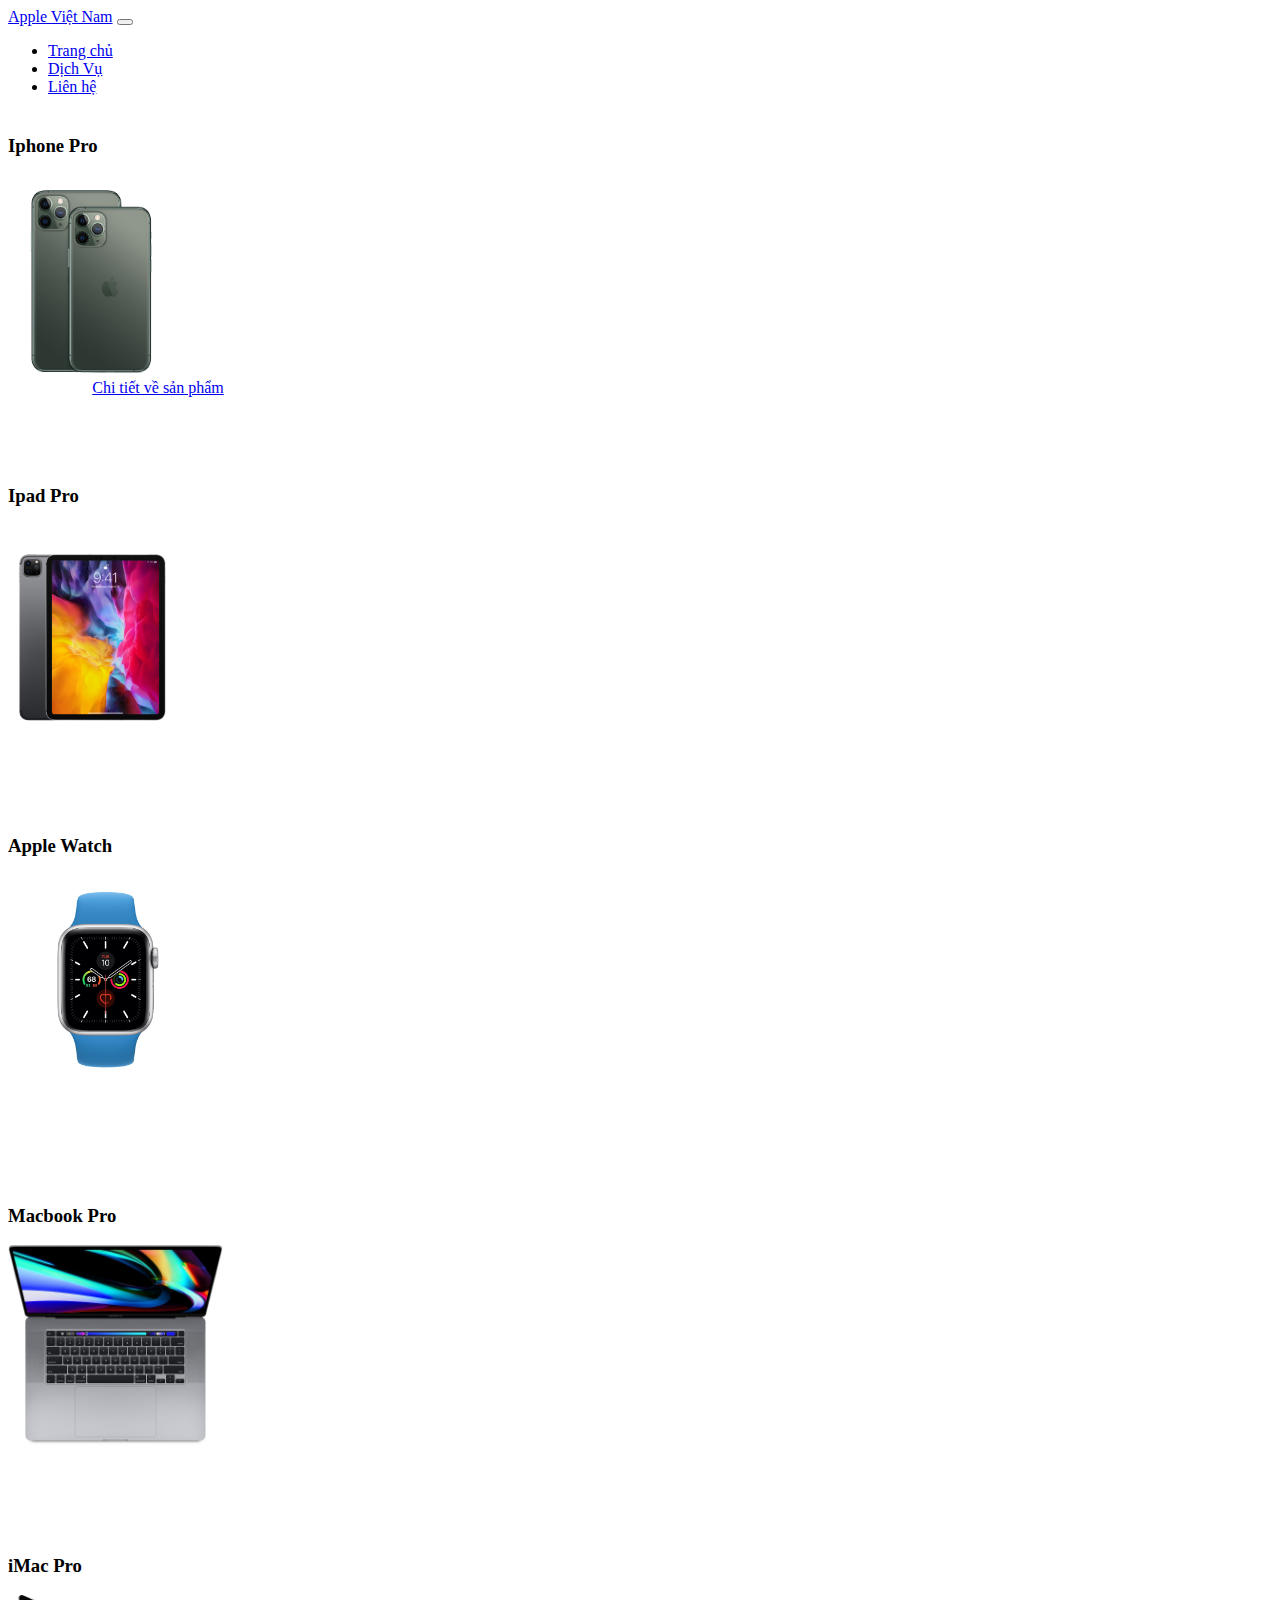
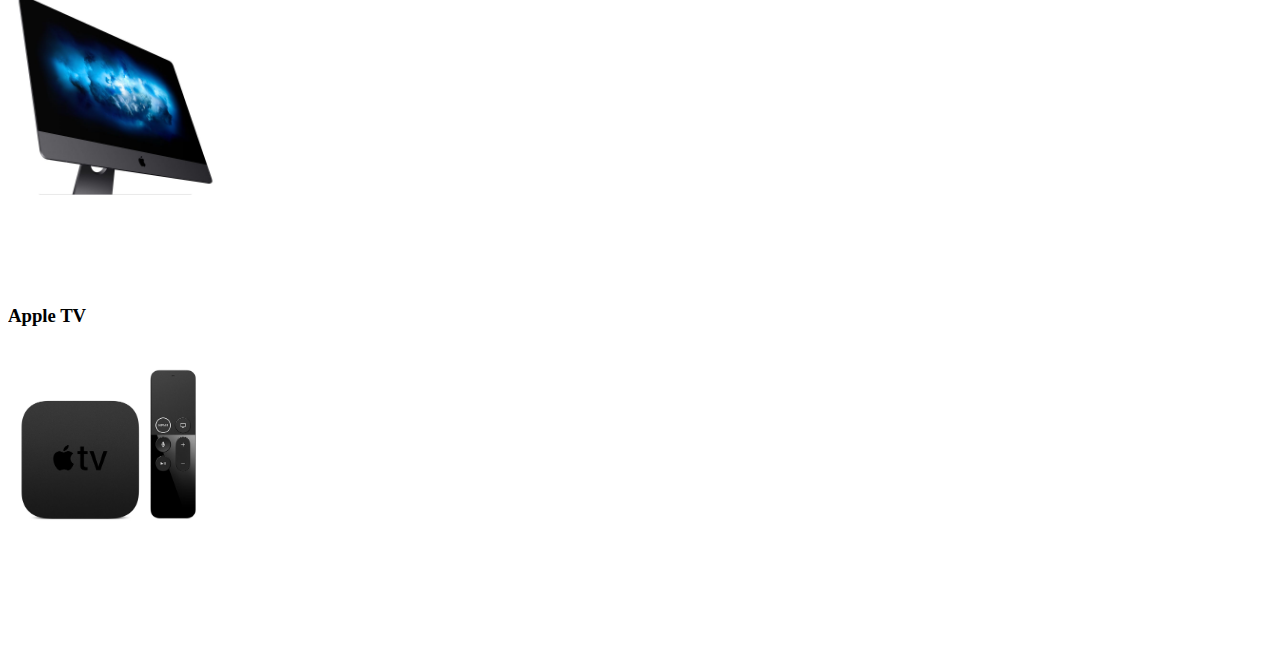
<file: bt_website_basic/index.html>
<!DOCTYPE html>
<html lang="en">

<head>
    <meta charset="UTF-8">
    <meta name="viewport" content="width=device-width, initial-scale=1.0">
    <title>Apple Vietnam</title>
    <link rel="stylesheet" href="./index.css">
    <link rel="stylesheet" href="https://stackpath.bootstrapcdn.com/bootstrap/4.5.0/css/bootstrap.min.css"
        integrity="sha384-9aIt2nRpC12Uk9gS9baDl411NQApFmC26EwAOH8WgZl5MYYxFfc+NcPb1dKGj7Sk" crossorigin="anonymous">
        <link rel="shortcut icon" type="image/png" href="./img/1.png"/>    
</head>

<body>
    <nav class="navbar navbar-expand-lg navbar-dark bg-dark">
        <div class="container">
            <a class="navbar-brand" href="./index.html">Apple Việt Nam</a>
            <button class="navbar-toggler" type="button" data-toggle="collapse" data-target="#navbarResponsive"
                aria-controls="navbarResponsive" aria-expanded="false" aria-label="Toggle navigation">
                <span class="navbar-toggler-icon"></span>
            </button>
            <div class="collapse navbar-collapse" id="navbarResponsive">
                <ul class="navbar-nav ml-auto">
                    <li class="nav-item">
                        <a class="nav-link" href="./index.html">Trang chủ</a>
                    </li>
                    <li class="nav-item">
                        <a class="nav-link" href="#">Dịch Vụ</a>
                    </li>
                    <li class="nav-item">
                        <a class="nav-link" href="#">Liên hệ</a>
                    </li>
                </ul>
            </div>
        </div>
    </nav>
    <div class="jumbotron header">
    </div>

    <div class="container">
        <div class="row">
            <div class="col-sm-4">
                <div class="card h-100">
                    <div class="card-body">
                        <h3 class="text-center">Iphone Pro</h3>
                        <div class="img-hover-zoom-1">
                            <img src="./img/iphone-1.jpeg" class="rounded mx-auto d-block img-bot" alt="">
                            <img src="./img/iphone-2.png" class="rounded mx-auto img-top" alt="">
                        </div>
                    </div>
                    <div class="card-footer">
                        <a href="./page1.html" class="btn btn-dark" role="button">Chi tiết về sản phẩm</a>
                    </div>
                </div>
            </div>

            <div class="col-sm-4">
                <div class="card h-100">
                    <div class="card-body">
                        <h3 class="text-center">Ipad Pro</h3>
                        <div class="img-hover-zoom">
                            <img src="./img/ipadpro-1.png" class="rounded mx-auto d-block" alt="">
                        </div>
                    </div>
                    <div class="card-footer">
                        <a href="./page2.html" class="btn btn-dark" role="button">Chi tiết về sản phẩm</a>
                    </div>
                </div>git
            </div>
            <div class="col-sm-4">
                <div class="card h-100">
                    <div class="card-body">
                        <h3 class="text-center">Apple Watch</h3>
                        <div class="img-hover-zoom">
                            <img src="./img/watch-1.jpeg" class="rounded mx-auto d-block" alt="">
                        </div>
                    </div>
                    <div class="card-footer">
                        <a href="./page3.html" class="btn btn-dark" role="button">Chi tiết về sản phẩm</a>
                    </div>
                </div>
            </div>
        </div>

        <div class="row">
            <div class="col-sm-4">
                <div class="card h-100">
                    <div class="card-body">
                        <h3 class="text-center">Macbook Pro</h3>
                        <div class="img-hover-zoom">
                            <img src="./img/mbp-1.jpeg" class="rounded mx-auto d-block" alt="">
                        </div>
                    </div>
                    <div class="card-footer">
                        <a href="./page4.html" class="btn btn-dark" role="button">Chi tiết về sản phẩm</a>
                    </div>
                </div>
            </div>
            <div class="col-sm-4">
                <div class="card h-100">
                    <div class="card-body">
                        <h3 class="text-center">iMac Pro</h3>
                        <div class="img-hover-zoom">
                            <img src="./img/imacpro-1.jpeg" class="rounded mx-auto d-block" alt="">
                        </div>
                    </div>
                    <div class="card-footer">
                        <a href="./page5.html" class="btn btn-dark" role="button">Chi tiết về sản phẩm</a>
                    </div>
                </div>
            </div>
            <div class="col-sm-4">
                <div class="card h-100">
                    <div class="card-body">
                        <h3 class="text-center">Apple TV</h3>
                        <div class="img-hover-zoom">
                            <img src="./img/tv-1.jpeg" class="rounded mx-auto d-block" alt="">
                        </div>
                    </div>
                    <div class="card-footer">
                        <a href="./page6.html" class="btn btn-dark" role="button">Chi tiết về sản phẩm</a>
                    </div>
                </div>
            </div>
        </div>

        <script src="https://code.jquery.com/jquery-3.5.1.slim.min.js"
            integrity="sha384-DfXdz2htPH0lsSSs5nCTpuj/zy4C+OGpamoFVy38MVBnE+IbbVYUew+OrCXaRkfj"
            crossorigin="anonymous"></script>
        <script src="https://cdn.jsdelivr.net/npm/popper.js@1.16.0/dist/umd/popper.min.js"
            integrity="sha384-Q6E9RHvbIyZFJoft+2mJbHaEWldlvI9IOYy5n3zV9zzTtmI3UksdQRVvoxMfooAo"
            crossorigin="anonymous"></script>
        <script src="https://stackpath.bootstrapcdn.com/bootstrap/4.5.0/js/bootstrap.min.js"
            integrity="sha384-OgVRvuATP1z7JjHLkuOU7Xw704+h835Lr+6QL9UvYjZE3Ipu6Tp75j7Bh/kR0JKI"
            crossorigin="anonymous"></script>
</body>

</html>
</file>
<file: bt_vn/index.css>
* {
    box-sizing: border-box;
}

body {
    margin: 0;
    padding: 0;
}

.nav-bar {
    display: flex;
    justify-content: space-between;
    align-items: center;
    position: fixed;
    top: 0;
    left: 0;
    right: 0;
    height: 72px;
    box-shadow: 0px 0px 10px rgba(0, 0, 0, 0.05);
    padding: 0 30px;
    background: white;
    z-index: 999;
}

.nav-bar .left {
    display: flex;
    justify-content: space-between;
    align-items: center;
}

.nav-bar .left .icon-side {
    display: flex;
    justify-content: space-between;
    align-items: center;
}

#icon-combined {
    margin-right: 20px;
    cursor: pointer;
}

#icon-woelfel {
    width: 90px;
    cursor: pointer;
}

.search-bar {
    margin-left: 70px;
}

.search-bar input {
    padding-left: 15px;
    width: 800px;
    height: 40px;
    background: rgba(245, 247, 250, 0.301);
    border: 1px solid #F5F7FA;
    outline: none;
}

.nav-bar .right {
    display: flex;
    justify-content: space-between;
    align-items: center;
}

.user-avatar {
    width: 32px;
    height: 32px;
    border-radius: 50%;
    overflow: hidden;
}

.user-avatar img {
    width: 100%;
    height: 100%;
    object-fit: cover;
}

.nav-bar .right>* {
    margin-right: 10px;
    cursor: pointer;
}


.main-content {
    background: #F5F7FA;
    margin-top: 72px;
}

.title-main-content {
    display: flex;
    justify-content: space-between;
    align-items: center;
    width: 1312px;
    height: 70px;
    margin: 0 auto 30px;
    padding-top: 30px;
}

.title-main-content .left {
    display: flex;
    align-items: center;
}

.icon-team {
    display: flex;
    justify-content: center;
    align-items: center;
    width: 50px;
    height: 50px;
    margin-right: 20px;
    background: #507BFC;
    box-shadow: 0px 10px 20px rgba(80, 123, 252, 0.5);
    border-radius: 3px;
    cursor: pointer;
}

.title-main-content .left h1 {
    font-size: 18px;
    color: #1B2437;
    margin: 0 0 5px;
}

.title-main-content .left p {
    font-size: 12px;
    color: #94969A;
    margin: 0;
}

.title-main-content .right {
    display: flex;
    align-items: center;
}

.btn-title {
    display: flex;
    border: 1px solid #DEE1E6;
    border-radius: 100px;
    width: 250px;
    height: 40px;
    z-index: 1;
}

label {
    display: flex;
    justify-content: center;
    align-items: center;
    position: relative;
    width: 125px;
    height: 40px;
    border-radius: 100px;
    color: #94969A;
    cursor: pointer;
    -webkit-transition: background 600ms ease, color 600ms ease;
    transition: background 600ms ease, color 600ms ease;
}

.toggle {
    display: none;
}

.toggle+label:after {
    content: "";
    position: absolute;
    top: 0;
    width: 100%;
    height: 100%;
    border-radius: 100px;
    background: #507BFC;
    box-shadow: 0px 10px 20px rgba(80, 123, 252, 0.5);
    -webkit-transition: left 200ms cubic-bezier(0.77, 0, 0.175, 1);
    transition: left 200ms cubic-bezier(0.77, 0, 0.175, 1);
    z-index: -1;
}

.toggle+label:hover {
    background: none;
    color: #94969A;
}

.toggle.toggle-left+label:after {
    left: 100%;
}

.toggle.toggle-right+label:after {
    left: -100%;
}

.toggle:checked+label {
    cursor: default;
    color: #fff;
    -webkit-transition: color 200ms;
    transition: color 200ms;
}

.toggle:checked+label:after {
    left: 0;
}

.outer-card {
    display: flex;
    justify-content: space-between;
    flex-wrap: wrap;
    width: 1312px;
    height: 752px;
    margin: auto;
}

.card-add-member {
    display: flex;
    flex-direction: column;
    justify-content: space-around;
    width: 304px;
    height: 345px;
    padding: 20px 13px 10px;
    background: white;
}

.card-texttop {
    color: #98A0A6;
    text-align: center;
}

.card-avatar {
    display: flex;
    justify-content: center;
    margin-bottom: 20px;
}



.card-btn-add {
    display: flex;
    justify-content: center;
    align-items: center;
}

.btn-Add {
    color: #98A0A6;
    font-size: 16px;
    width: 150px !important;
    box-shadow: 0px 10px 20px rgba(80, 123, 252, 0.5);
    border-radius: 100px;
}

.card {
    display: flex;
    flex-direction: column;
    justify-content: space-between;
    width: 304px;
    height: 345px;
    padding: 20px 13px 10px;
    background: white;
}

.card-thumbnail {
    width: 120px;
    height: 120px;
    margin: 10px auto 30px;
    border-radius: 50%;
    overflow: hidden;
}

.card-thumbnail img {
    width: 100%;
    height: 100%;
    object-fit: cover;
}

.card-info .info-name {
    margin: 0 0 20px;
    text-align: center;
    font-size: 18px;
    font-weight: 900;
}

.card-info .info-email {
    margin: 0;
    text-align: center;
    font-size: 13px;
    color: #98A0A6;
}

.card-btn {
    display: flex;
    justify-content: space-between;
    align-items: center;
}

.btn {
    display: flex;
    align-items: center;
    justify-content: center;
    width: 120px;
    height: 40px;
    border: none;
    border-radius: 100px;
    background: #fff;
    cursor: pointer;
    outline: none;
}

.btn:hover {
    background: #507BFC;
    fill: #fff;
}

.btn:hover svg {
    fill: #fff;
}

.btn span {
    font-size: 14px;
    color: #98A0A6;
}

.btn:hover span {
    color: white;
}
</file>
<file: bt_website_basic/index.css>
.header{
    background-image: url(./img/apple-store.jpg);
    background-position: left 50% top 45%;
    background-repeat: repeat;
}

.row{
    margin-top: 20px;
    margin-bottom: 20px;
}

.col-sm-4{
    height: 350px;
    width: 300px;
    display: flex;
    flex-direction: column;
    overflow: hidden;

}

.img-hover-zoom {
    height: 300px; /* [1.1] Set it as per your need */
    overflow: hidden; /* [1.2] Hide the overflowing of child elements */
}

.img-hover-zoom-1 img{
    max-height: 200px;
    z-index: 50;
}

.w1280 {width: 1280px !important;}
.img-hover-zoom-1:hover .img-top{    
    display: block !important;
}
.img-hover-zoom-1:hover .img-bot{    
    display: none !important;
}

.img-top{
    display: none;
    position: absolute;  
    top: 50px;
    left: 100px;
    z-index: 99;
    transform: scale(1.3);
}

.card-footer{
    margin: 0;
    text-align: center;
}

.img-hover-zoom {
    height: 300px; /* [1.1] Set it as per your need */
    overflow: hidden; /* [1.2] Hide the overflowing of child elements */
}

.img-hover-zoom img{
    max-height: 200px;
    transition: transform .5s ease;
}

.img-hover-zoom:hover img {
    transform: scale(1.1);
  }
</file>
